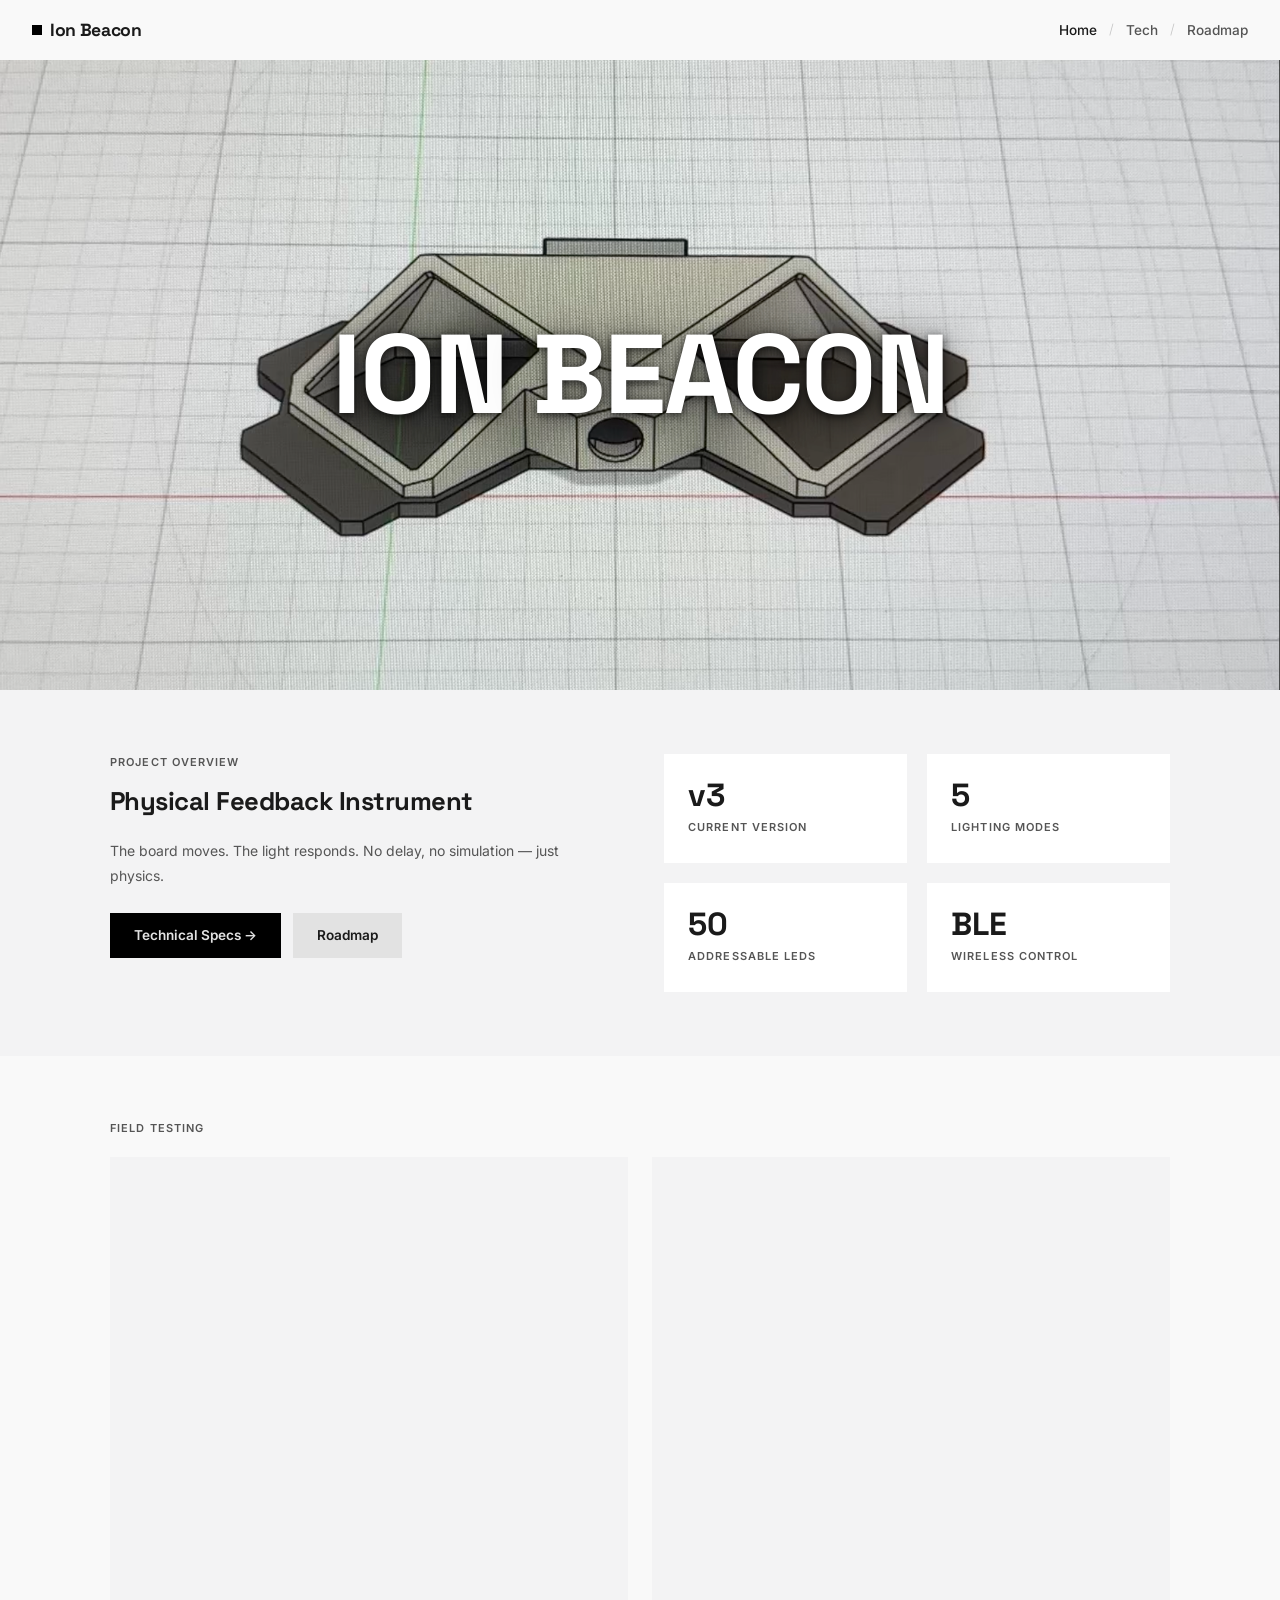
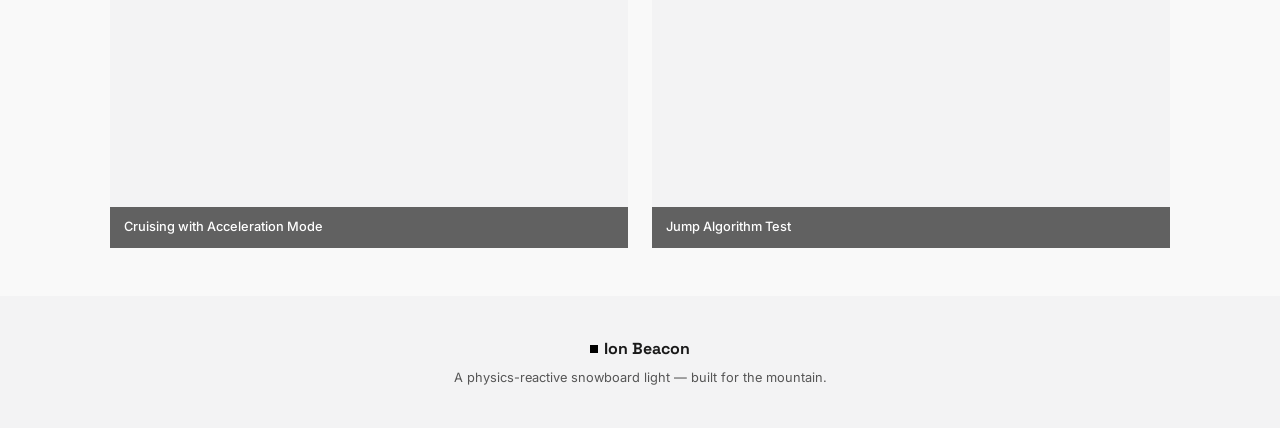
<file: index.html>
<!DOCTYPE html>
<html lang="en">
<head>
  <meta charset="UTF-8">
  <meta name="viewport" content="width=device-width, initial-scale=1.0">
  <title>Ion Beacon</title>
  <link rel="preconnect" href="https://fonts.googleapis.com">
  <link rel="preconnect" href="https://fonts.gstatic.com" crossorigin>
  <link href="https://fonts.googleapis.com/css2?family=Inter:wght@400;500;600;700;800;900&family=Space+Grotesk:wght@500;600;700&display=swap" rel="stylesheet">
  <link rel="stylesheet" href="styles.css">
  <style>
    /* ── Hero Image Banner ── */
    .hero-banner {
      position: relative;
      width: 100%;
      height: 70vh;
      min-height: 400px;
      overflow: hidden;
      margin-top: 60px;
    }
    .hero-banner img {
      width: 100%; height: 100%;
      object-fit: cover;
      display: block;
    }
    .hero-banner .placeholder-img {
      width: 100%; height: 100%;
      background: var(--surface-container-low);
      display: flex; align-items: center; justify-content: center;
      flex-direction: column; gap: 12px;
      color: var(--on-surface-variant); font-size: 0.9rem;
    }
    .hero-banner .placeholder-img svg {
      width: 64px; height: 64px; opacity: 0.35;
    }
    .hero-overlay {
      position: absolute; inset: 0;
      display: flex; align-items: center; justify-content: center;
      background: none;
    }
    .hero-overlay h1 {
      font-family: var(--font-display);
      font-size: clamp(3rem, 10vw, 7rem);
      font-weight: 800;
      color: #fff;
      letter-spacing: -0.02em;
      text-transform: uppercase;
      text-shadow:
        0 2px 8px rgba(0,0,0,0.7),
        0 4px 30px rgba(0,0,0,0.5),
        0 0 80px rgba(0,0,0,0.3);
      line-height: 1;
      text-align: center;
      padding: 0 1rem;
    }
    .hero-overlay h1 span {
      color: #fff;
    }

    /* ── Intro ── */
    .intro {
      padding: 64px 2rem;
      background: var(--surface-container-low);
    }
    .intro-inner {
      max-width: 1060px; margin: 0 auto;
      display: grid; grid-template-columns: 1fr 1fr; gap: 3rem; align-items: start;
    }
    .intro-text h2 {
      font-family: var(--font-display);
      font-size: 1.6rem; font-weight: 700; margin-bottom: 1rem;
      letter-spacing: -0.02em;
    }
    .intro-text p {
      color: var(--on-surface-variant); line-height: 1.8; margin-bottom: 1rem; font-size: 0.875rem;
    }
    .intro-text .cta-row {
      margin-top: 1.5rem;
      display: flex; gap: 0.75rem; flex-wrap: wrap;
    }
    .stats-grid {
      display: grid; grid-template-columns: 1fr 1fr; gap: 1.25rem;
    }
    .stat-box {
      background: var(--surface-container-lowest);
      border: none;
      border-radius: 0;
      padding: 1.5rem;
      transition: box-shadow 0.2s;
    }
    .stat-box:hover { box-shadow: var(--shadow-ambient); }
    .stat-box .number {
      font-family: var(--font-display);
      font-size: 2rem; font-weight: 700; color: var(--on-surface); display: block;
      line-height: 1.1;
    }
    .stat-box .label {
      font-size: 0.6875rem; color: var(--on-surface-variant); font-weight: 600;
      text-transform: uppercase; letter-spacing: 0.1em; margin-top: 4px;
    }

    /* ── Videos ── */
    .videos-section {
      padding: 4rem 2rem 3rem;
    }
    .videos-inner {
      max-width: 1060px; margin: 0 auto;
    }
    .videos-inner h3 {
      font-family: var(--font-body);
      font-size: 0.6875rem; font-weight: 600; margin-bottom: 1.25rem;
      text-transform: uppercase; letter-spacing: 0.1em;
      color: var(--on-surface-variant);
    }
    .videos-row {
      display: grid; grid-template-columns: 1fr 1fr; gap: 1.5rem;
    }
    .video-card {
      background: var(--surface-container-low);
      border: none;
      border-radius: 0;
      overflow: hidden;
      aspect-ratio: 3/4;
      position: relative;
      transition: box-shadow 0.2s;
    }
    .video-card:hover { box-shadow: var(--shadow-ambient); }
    .video-card video {
      width: 100%; height: 100%; object-fit: cover; display: block;
    }
    .video-placeholder {
      width: 100%; height: 100%;
      display: flex; flex-direction: column;
      align-items: center; justify-content: center;
      color: var(--on-surface-variant); font-size: 0.85rem; gap: 8px;
    }
    .video-placeholder svg {
      width: 48px; height: 48px; opacity: 0.3;
    }
    .video-caption {
      position: absolute; bottom: 0; left: 0; right: 0;
      background: rgba(0,0,0,0.6);
      color: #fff; padding: 10px 14px;
      font-size: 0.8rem; font-weight: 500;
    }

    @media (max-width: 768px) {
      .intro-inner { grid-template-columns: 1fr; }
      .videos-row { grid-template-columns: 1fr; gap: 1rem; }
      .video-card { aspect-ratio: 3/4; }
      .hero-banner { height: 50vh; min-height: 280px; }
    }
  </style>
</head>
<body>

<!-- ── Nav ── -->
<nav>
  <a href="index.html" class="nav-brand"><span class="dot"></span> Ion Beacon</a>
  <ul class="nav-links" id="navLinks">
    <li><a href="index.html" class="active">Home</a></li>
    <li class="nav-sep">/</li>
    <li><a href="tech.html">Tech</a></li>
    <li class="nav-sep">/</li>
    <li><a href="future.html">Roadmap</a></li>
  </ul>
  <button class="hamburger" id="hamburger" aria-label="Menu">
    <span></span><span></span><span></span>
  </button>
</nav>

<!-- ── Hero Banner with overlaid title ── -->
<div class="hero-banner">
  <img src="images/hero.png" alt="Ion Beacon Hardware">
  <div class="hero-overlay">
    <h1>Ion <span>Beacon</span></h1>
  </div>
</div>

<!-- ── Introduction ── -->
<section class="intro">
  <div class="intro-inner">
    <div class="intro-text">
      <div class="section-label">Project Overview</div>
      <h2>Physical Feedback Instrument</h2>
      <p>The board moves. The light responds. No delay, no simulation — just physics.</p>
      <div class="cta-row">
        <a href="tech.html" class="btn btn-primary">Technical Specs →</a>
        <a href="future.html" class="btn btn-outline">Roadmap</a>
      </div>
    </div>
    <div class="stats-grid">
      <div class="stat-box reveal">
        <span class="number">v3</span>
        <span class="label">Current Version</span>
      </div>
      <div class="stat-box reveal">
        <span class="number">5</span>
        <span class="label">Lighting Modes</span>
      </div>
      <div class="stat-box reveal">
        <span class="number">50</span>
        <span class="label">Addressable LEDs</span>
      </div>
      <div class="stat-box reveal">
        <span class="number">BLE</span>
        <span class="label">Wireless Control</span>
      </div>
    </div>
  </div>
</section>

<!-- ── Videos ── -->
<section class="videos-section">
  <div class="videos-inner">
    <h3>Field Testing</h3>
    <div class="videos-row">
      <div class="video-card reveal">
        <video src="videos/home/IMG_7298-Website.mp4" autoplay muted loop playsinline></video>
        <div class="video-caption">Cruising with Acceleration Mode</div>
      </div>
      <div class="video-card reveal">
        <video src="videos/home/IMG_7303-Website.mp4" autoplay muted loop playsinline></video>
        <div class="video-caption">Jump Algorithm Test</div>
      </div>
    </div>
  </div>
</section>

<!-- ── Footer ── -->
<footer>
  <div class="footer-brand"><span class="dot"></span> Ion Beacon</div>
  <p>A physics-reactive snowboard light — built for the mountain.</p>
</footer>

<script src="shared.js"></script>
</body>
</html>
</file>
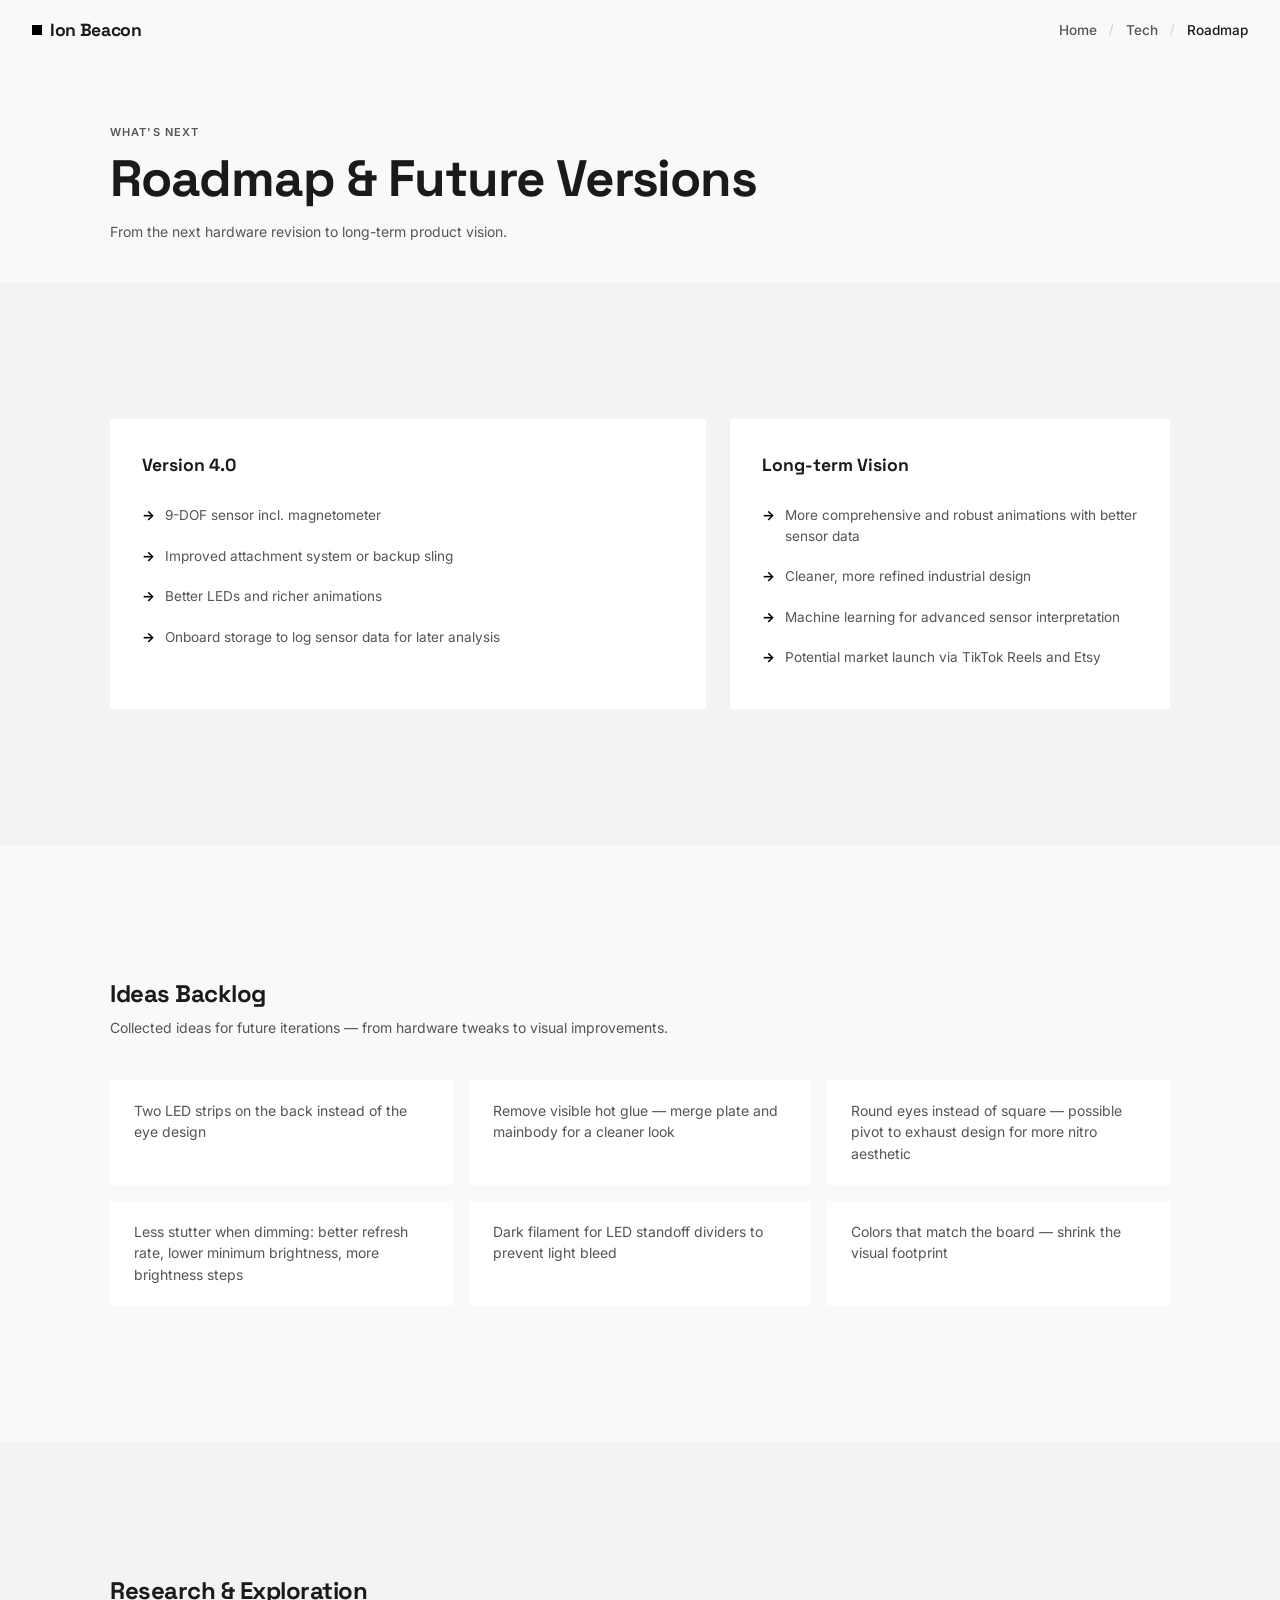
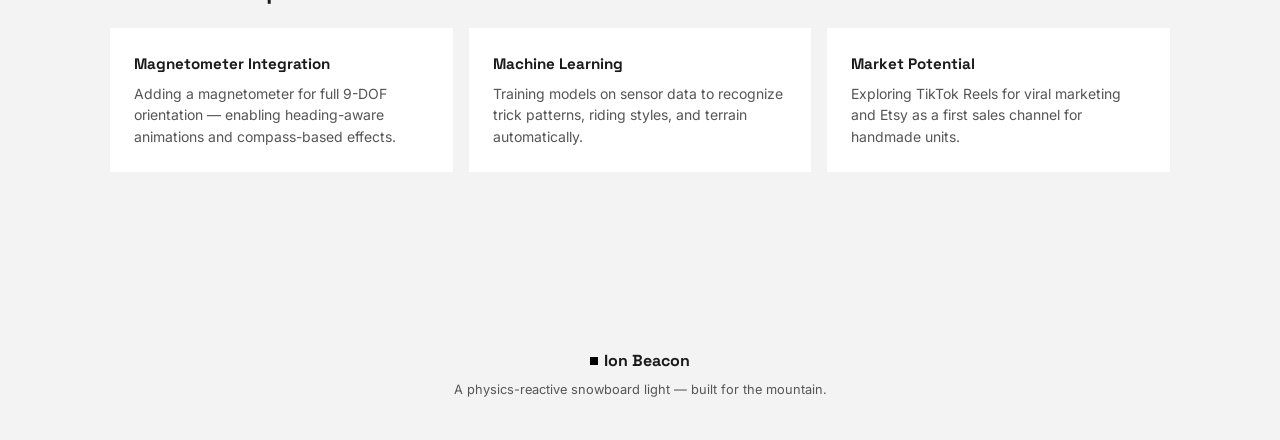
<file: future.html>
<!DOCTYPE html>
<html lang="en">
<head>
  <meta charset="UTF-8">
  <meta name="viewport" content="width=device-width, initial-scale=1.0">
  <title>Roadmap — Ion Beacon</title>
  <link rel="preconnect" href="https://fonts.googleapis.com">
  <link rel="preconnect" href="https://fonts.gstatic.com" crossorigin>
  <link href="https://fonts.googleapis.com/css2?family=Inter:wght@400;500;600;700&family=Space+Grotesk:wght@500;600;700&display=swap" rel="stylesheet">
  <link rel="stylesheet" href="styles.css">
  <style>
    .page-header {
      margin-top: 60px;
      padding: 64px 2rem 0;
    }
    .page-header .container { max-width: 1060px; margin: 0 auto; }

    /* ── Roadmap Cards ── */
    .roadmap-grid {
      display: grid; grid-template-columns: 1.15fr 0.85fr; gap: 1.5rem;
    }
    .rm-box {
      background: var(--surface-container-lowest);
      border: none;
      border-radius: 0;
      padding: 2rem;
      transition: box-shadow 0.2s;
    }
    .rm-box:hover { box-shadow: var(--shadow-ambient); }
    .rm-box h3 {
      font-family: var(--font-display);
      font-size: 1.1rem; font-weight: 700; margin-bottom: 1rem;
      color: var(--on-surface);
    }
    .rm-list { list-style: none; }
    .rm-list li {
      font-size: 0.85rem; color: var(--on-surface-variant); padding: 10px 0;
      border-bottom: none;
      display: flex; align-items: baseline; gap: 10px;
      line-height: 1.5;
    }
    .rm-list li::before {
      content: '\2192'; color: var(--primary); font-weight: 700; flex-shrink: 0;
    }

    /* ── Ideas Backlog ── */
    .ideas-grid {
      display: grid; grid-template-columns: repeat(auto-fit, minmax(280px, 1fr)); gap: 1rem;
    }
    .idea-box {
      background: var(--surface-container-lowest);
      border: none;
      border-radius: 0;
      padding: 1.25rem 1.5rem;
      font-size: 0.875rem; color: var(--on-surface-variant);
      line-height: 1.55;
      transition: box-shadow 0.2s;
    }
    .idea-box:hover { box-shadow: var(--shadow-ambient); }

    /* ── Research ── */
    .research-grid {
      display: grid; grid-template-columns: repeat(auto-fit, minmax(260px, 1fr)); gap: 1rem;
    }
    .research-box {
      background: var(--surface-container-lowest);
      border: none;
      border-radius: 0;
      padding: 1.5rem;
      transition: box-shadow 0.2s;
    }
    .research-box:hover { box-shadow: var(--shadow-ambient); }
    .research-box h3 {
      font-family: var(--font-display);
      font-size: 0.95rem; font-weight: 700; margin-bottom: 0.4rem;
    }
    .research-box p {
      font-size: 0.875rem; color: var(--on-surface-variant); line-height: 1.55;
    }

    @media (max-width: 768px) {
      .roadmap-grid { grid-template-columns: 1fr; }
    }
  </style>
</head>
<body>

<!-- ── Nav ── -->
<nav>
  <a href="index.html" class="nav-brand"><span class="dot"></span> Ion Beacon</a>
  <ul class="nav-links" id="navLinks">
    <li><a href="index.html">Home</a></li>
    <li class="nav-sep">/</li>
    <li><a href="tech.html">Tech</a></li>
    <li class="nav-sep">/</li>
    <li><a href="future.html" class="active">Roadmap</a></li>
  </ul>
  <button class="hamburger" id="hamburger" aria-label="Menu">
    <span></span><span></span><span></span>
  </button>
</nav>

<!-- ── Page Header ── -->
<div class="page-header">
  <div class="container">
    <div class="section-label">What's Next</div>
    <h1 class="section-title">Roadmap & Future Versions</h1>
    <p class="section-desc">From the next hardware revision to long-term product vision.</p>
  </div>
</div>

<!-- ── Version 4.0 & Long-term ── -->
<section class="tonal-bg">
  <div class="container">
    <div class="roadmap-grid">
      <div class="rm-box reveal">
        <h3>Version 4.0</h3>
        <ul class="rm-list">
          <li>9-DOF sensor incl. magnetometer</li>
          <li>Improved attachment system or backup sling</li>
          <li>Better LEDs and richer animations</li>
          <li>Onboard storage to log sensor data for later analysis</li>
        </ul>
      </div>
      <div class="rm-box reveal">
        <h3>Long-term Vision</h3>
        <ul class="rm-list">
          <li>More comprehensive and robust animations with better sensor data</li>
          <li>Cleaner, more refined industrial design</li>
          <li>Machine learning for advanced sensor interpretation</li>
          <li>Potential market launch via TikTok Reels and Etsy</li>
        </ul>
      </div>
    </div>
  </div>
</section>

<!-- ── Ideas Backlog ── -->
<section>
  <div class="container">
    <h2 class="section-title" style="font-size:1.5rem; margin-bottom:0.5rem;">Ideas Backlog</h2>
    <p class="section-desc">Collected ideas for future iterations — from hardware tweaks to visual improvements.</p>
    <div class="ideas-grid">
      <div class="idea-box reveal">Two LED strips on the back instead of the eye design</div>
      <div class="idea-box reveal">Remove visible hot glue — merge plate and mainbody for a cleaner look</div>
      <div class="idea-box reveal">Round eyes instead of square — possible pivot to exhaust design for more nitro aesthetic</div>
      <div class="idea-box reveal">Less stutter when dimming: better refresh rate, lower minimum brightness, more brightness steps</div>
      <div class="idea-box reveal">Dark filament for LED standoff dividers to prevent light bleed</div>
      <div class="idea-box reveal">Colors that match the board — shrink the visual footprint</div>
    </div>
  </div>
</section>

<!-- ── Research & Exploration ── -->
<section class="tonal-bg">
  <div class="container">
    <h2 class="section-title" style="font-size:1.5rem; margin-bottom:1.5rem;">Research & Exploration</h2>
    <div class="research-grid">
      <div class="research-box reveal">
        <h3>Magnetometer Integration</h3>
        <p>Adding a magnetometer for full 9-DOF orientation — enabling heading-aware animations and compass-based effects.</p>
      </div>
      <div class="research-box reveal">
        <h3>Machine Learning</h3>
        <p>Training models on sensor data to recognize trick patterns, riding styles, and terrain automatically.</p>
      </div>
      <div class="research-box reveal">
        <h3>Market Potential</h3>
        <p>Exploring TikTok Reels for viral marketing and Etsy as a first sales channel for handmade units.</p>
      </div>
    </div>
  </div>
</section>

<!-- ── Footer ── -->
<footer>
  <div class="footer-brand"><span class="dot"></span> Ion Beacon</div>
  <p>A physics-reactive snowboard light — built for the mountain.</p>
</footer>

<script src="shared.js"></script>
</body>
</html>
</file>
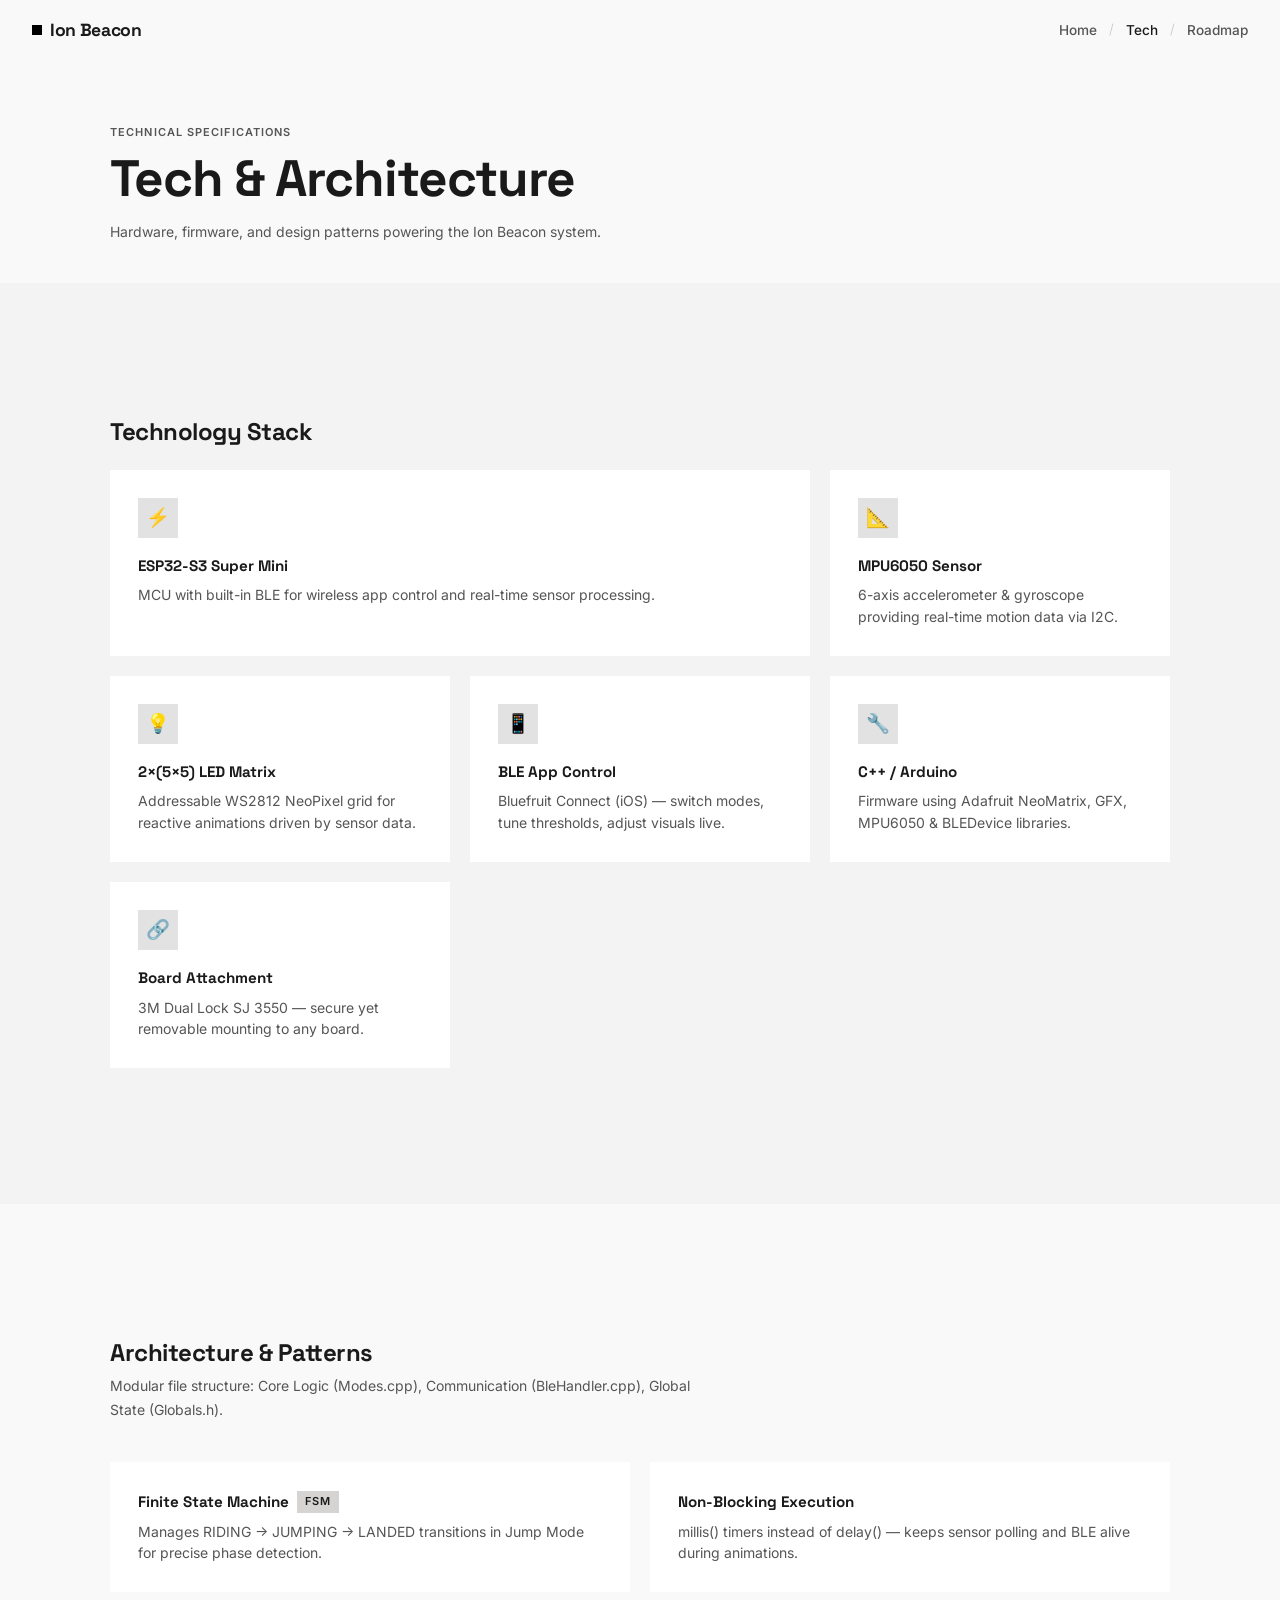
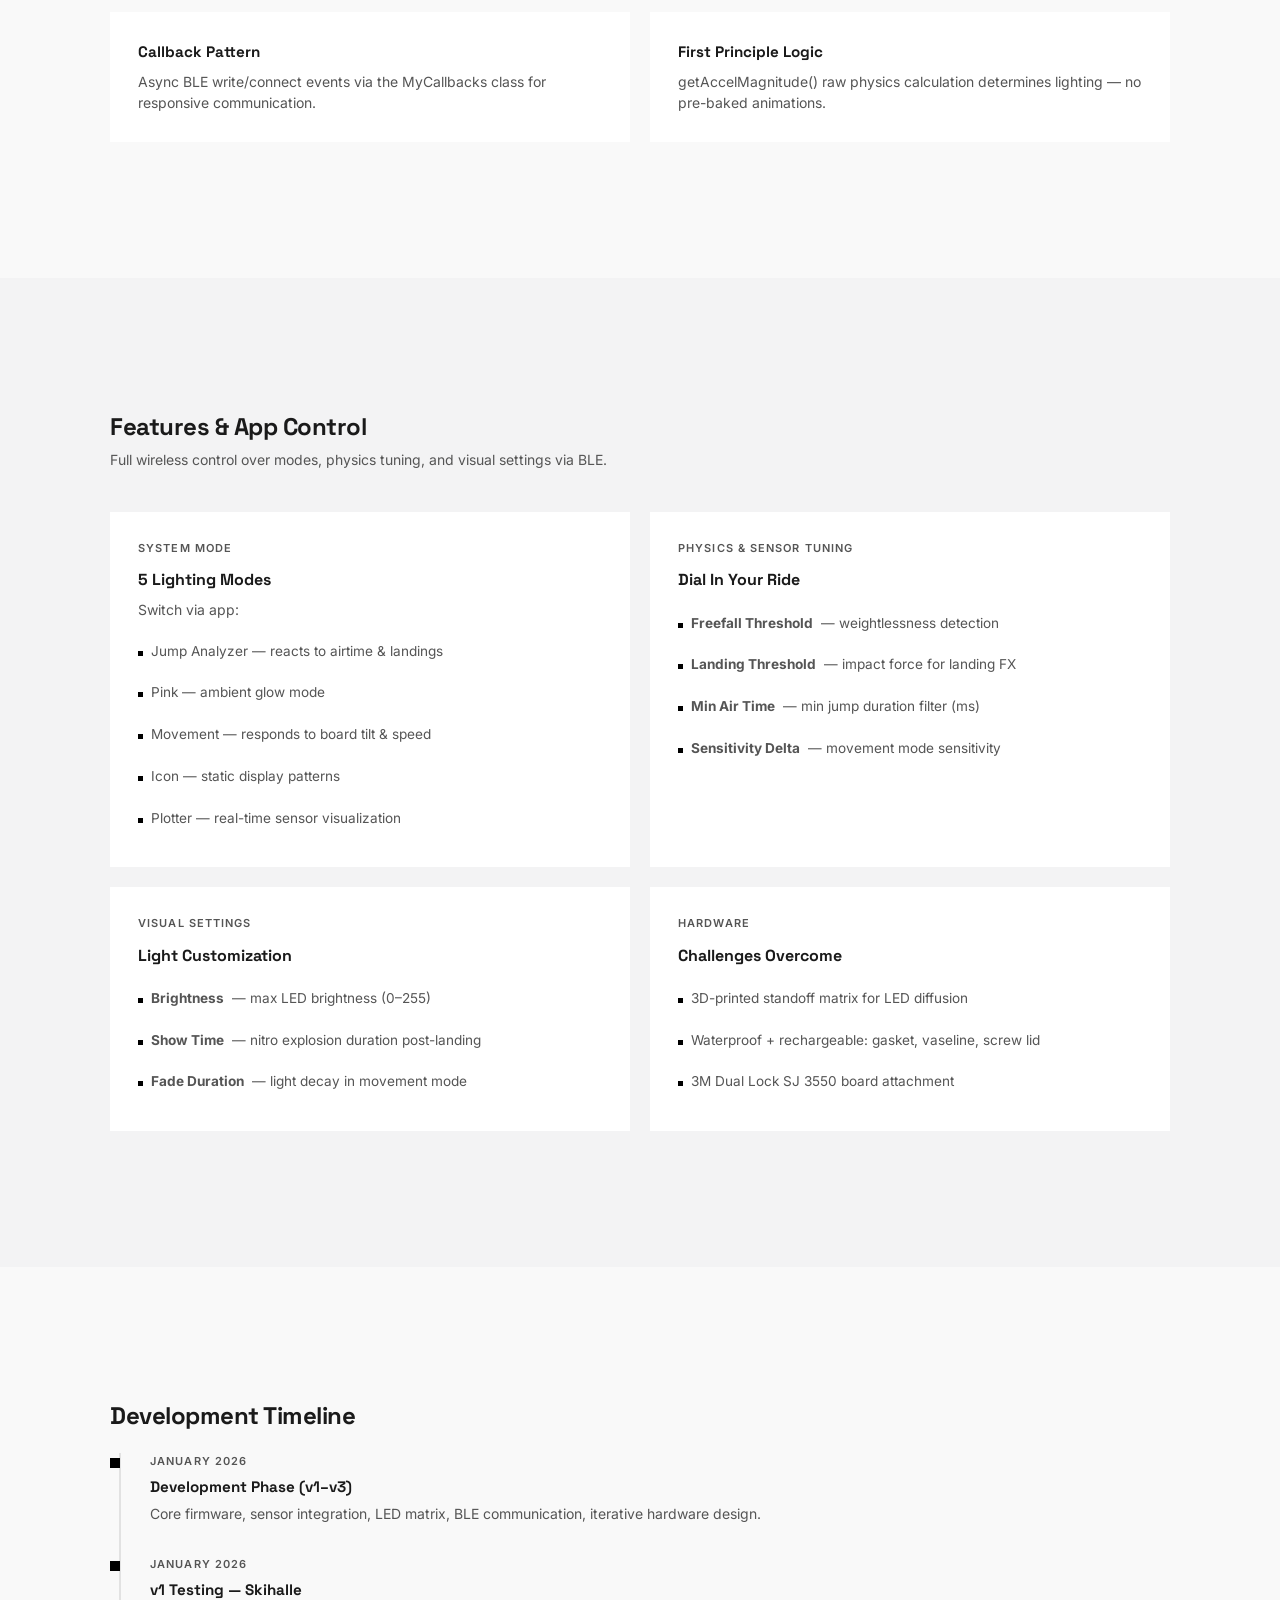
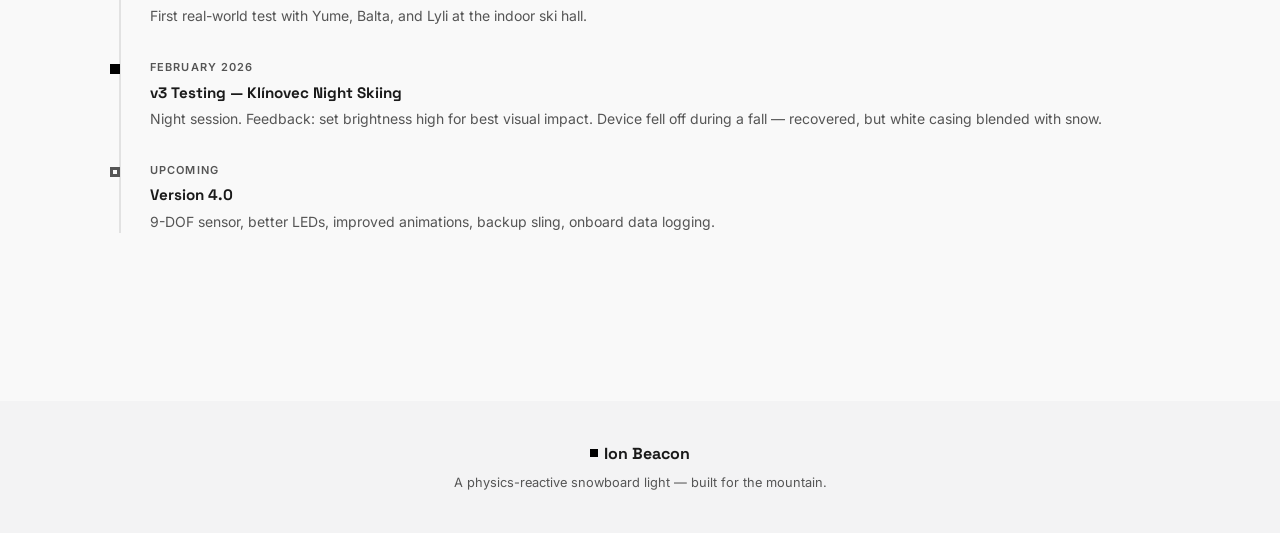
<file: tech.html>
<!DOCTYPE html>
<html lang="en">
<head>
  <meta charset="UTF-8">
  <meta name="viewport" content="width=device-width, initial-scale=1.0">
  <title>Tech — Ion Beacon</title>
  <link rel="preconnect" href="https://fonts.googleapis.com">
  <link rel="preconnect" href="https://fonts.gstatic.com" crossorigin>
  <link href="https://fonts.googleapis.com/css2?family=Inter:wght@400;500;600;700&family=Space+Grotesk:wght@500;600;700&display=swap" rel="stylesheet">
  <link rel="stylesheet" href="styles.css">
  <style>
    .page-header {
      margin-top: 60px;
      padding: 64px 2rem 0;
    }
    .page-header .container { max-width: 1060px; margin: 0 auto; }

    /* ── Tech Stack Grid ── */
    .tech-grid {
      display: grid; grid-template-columns: repeat(3, 1fr); gap: 1.25rem;
    }
    .tech-grid .tech-box:first-child {
      grid-column: span 2;
    }
    .tech-box {
      background: var(--surface-container-lowest);
      border: none;
      border-radius: 0;
      padding: 1.75rem;
      transition: box-shadow 0.2s;
    }
    .tech-box:hover { box-shadow: var(--shadow-ambient); }
    .tech-box .icon {
      width: 40px; height: 40px;
      background: var(--surface-container-highest);
      display: flex; align-items: center; justify-content: center;
      margin-bottom: 1rem; font-size: 1.2rem;
    }
    .tech-box h3 { font-family: var(--font-display); font-size: 0.95rem; font-weight: 700; margin-bottom: 0.4rem; }
    .tech-box p { font-size: 0.875rem; color: var(--on-surface-variant); line-height: 1.55; }

    /* ── Architecture ── */
    .arch-grid {
      display: grid; grid-template-columns: 1fr 1fr; gap: 1.25rem;
    }
    .arch-box {
      background: var(--surface-container-lowest);
      border: none;
      border-radius: 0;
      padding: 1.75rem;
      transition: box-shadow 0.2s;
    }
    .arch-box:hover { box-shadow: var(--shadow-ambient); }
    .arch-box h3 {
      font-family: var(--font-display);
      font-size: 0.95rem; font-weight: 700; margin-bottom: 0.4rem;
      display: flex; align-items: center; gap: 8px;
    }
    .arch-box .tag {
      font-family: var(--font-body);
      font-size: 0.6875rem; background: var(--secondary-container); color: var(--on-surface);
      padding: 2px 8px; font-weight: 600; text-transform: uppercase;
      letter-spacing: 0.1em;
    }
    .arch-box p { font-size: 0.875rem; color: var(--on-surface-variant); line-height: 1.55; }

    /* ── Features ── */
    .features-grid {
      display: grid; grid-template-columns: 1fr 1fr; gap: 1.25rem;
    }
    .feat-box {
      background: var(--surface-container-lowest);
      border: none;
      border-radius: 0;
      padding: 1.75rem;
      transition: box-shadow 0.2s;
    }
    .feat-box:hover { box-shadow: var(--shadow-ambient); }
    .feat-box .feat-cat {
      font-family: var(--font-body);
      font-size: 0.6875rem; font-weight: 600; text-transform: uppercase;
      letter-spacing: 0.1em; color: var(--on-surface-variant); margin-bottom: 0.6rem;
    }
    .feat-box h3 { font-family: var(--font-display); font-size: 1rem; font-weight: 700; margin-bottom: 0.4rem; }
    .feat-box p { font-size: 0.875rem; color: var(--on-surface-variant); line-height: 1.55; }
    .feat-list {
      list-style: none; margin-top: 0.6rem;
    }
    .feat-list li {
      font-size: 0.85rem; color: var(--on-surface-variant); padding: 10px 0;
      border-bottom: none;
      display: flex; align-items: baseline; gap: 8px;
    }
    .feat-list li::before {
      content: ''; width: 5px; height: 5px;
      background: var(--primary); flex-shrink: 0; margin-top: 4px;
    }

    /* ── Timeline ── */
    .timeline { position: relative; padding-left: 2.5rem; }
    .timeline::before {
      content: ''; position: absolute; left: 9px; top: 0; bottom: 0;
      width: 2px; background: var(--surface-container-highest);
    }
    .tl-item { position: relative; margin-bottom: 2rem; }
    .tl-item::before {
      content: ''; position: absolute; left: -2.5rem; top: 5px;
      width: 10px; height: 10px;
      background: var(--surface); border: 3px solid var(--on-surface-variant);
    }
    .tl-item.done::before { background: var(--primary); border-color: var(--primary); }
    .tl-item .date {
      font-family: var(--font-body);
      font-size: 0.6875rem; text-transform: uppercase; letter-spacing: 0.1em;
      color: var(--on-surface-variant); font-weight: 600; margin-bottom: 0.25rem;
    }
    .tl-item h3 { font-family: var(--font-display); font-size: 0.95rem; font-weight: 700; margin-bottom: 0.2rem; }
    .tl-item p { font-size: 0.875rem; color: var(--on-surface-variant); line-height: 1.55; }

    @media (max-width: 768px) {
      .tech-grid { grid-template-columns: 1fr; }
      .tech-grid .tech-box:first-child { grid-column: auto; }
      .arch-grid, .features-grid { grid-template-columns: 1fr; }
    }
  </style>
</head>
<body>

<!-- ── Nav ── -->
<nav>
  <a href="index.html" class="nav-brand"><span class="dot"></span> Ion Beacon</a>
  <ul class="nav-links" id="navLinks">
    <li><a href="index.html">Home</a></li>
    <li class="nav-sep">/</li>
    <li><a href="tech.html" class="active">Tech</a></li>
    <li class="nav-sep">/</li>
    <li><a href="future.html">Roadmap</a></li>
  </ul>
  <button class="hamburger" id="hamburger" aria-label="Menu">
    <span></span><span></span><span></span>
  </button>
</nav>

<!-- ── Page Header ── -->
<div class="page-header">
  <div class="container">
    <div class="section-label">Technical Specifications</div>
    <h1 class="section-title">Tech & Architecture</h1>
    <p class="section-desc">Hardware, firmware, and design patterns powering the Ion Beacon system.</p>
  </div>
</div>

<!-- ── Tech Stack ── -->
<section class="tonal-bg">
  <div class="container">
    <h2 class="section-title" style="font-size:1.5rem; margin-bottom:1.5rem;">Technology Stack</h2>
    <div class="tech-grid">
      <div class="tech-box reveal">
        <div class="icon">⚡</div>
        <h3>ESP32-S3 Super Mini</h3>
        <p>MCU with built-in BLE for wireless app control and real-time sensor processing.</p>
      </div>
      <div class="tech-box reveal">
        <div class="icon">📐</div>
        <h3>MPU6050 Sensor</h3>
        <p>6-axis accelerometer &amp; gyroscope providing real-time motion data via I2C.</p>
      </div>
      <div class="tech-box reveal">
        <div class="icon">💡</div>
        <h3>2×(5×5) LED Matrix</h3>
        <p>Addressable WS2812 NeoPixel grid for reactive animations driven by sensor data.</p>
      </div>
      <div class="tech-box reveal">
        <div class="icon">📱</div>
        <h3>BLE App Control</h3>
        <p>Bluefruit Connect (iOS) — switch modes, tune thresholds, adjust visuals live.</p>
      </div>
      <div class="tech-box reveal">
        <div class="icon">🔧</div>
        <h3>C++ / Arduino</h3>
        <p>Firmware using Adafruit NeoMatrix, GFX, MPU6050 &amp; BLEDevice libraries.</p>
      </div>
      <div class="tech-box reveal">
        <div class="icon">🔗</div>
        <h3>Board Attachment</h3>
        <p>3M Dual Lock SJ 3550 — secure yet removable mounting to any board.</p>
      </div>
    </div>
  </div>
</section>

<!-- ── Architecture ── -->
<section>
  <div class="container">
    <h2 class="section-title" style="font-size:1.5rem; margin-bottom:0.5rem;">Architecture & Patterns</h2>
    <p class="section-desc">Modular file structure: Core Logic (Modes.cpp), Communication (BleHandler.cpp), Global State (Globals.h).</p>
    <div class="arch-grid">
      <div class="arch-box reveal">
        <h3>Finite State Machine <span class="tag">FSM</span></h3>
        <p>Manages RIDING → JUMPING → LANDED transitions in Jump Mode for precise phase detection.</p>
      </div>
      <div class="arch-box reveal">
        <h3>Non-Blocking Execution</h3>
        <p>millis() timers instead of delay() — keeps sensor polling and BLE alive during animations.</p>
      </div>
      <div class="arch-box reveal">
        <h3>Callback Pattern</h3>
        <p>Async BLE write/connect events via the MyCallbacks class for responsive communication.</p>
      </div>
      <div class="arch-box reveal">
        <h3>First Principle Logic</h3>
        <p>getAccelMagnitude() raw physics calculation determines lighting — no pre-baked animations.</p>
      </div>
    </div>
  </div>
</section>

<!-- ── Features & App Control ── -->
<section class="tonal-bg">
  <div class="container">
    <h2 class="section-title" style="font-size:1.5rem; margin-bottom:0.5rem;">Features & App Control</h2>
    <p class="section-desc">Full wireless control over modes, physics tuning, and visual settings via BLE.</p>
    <div class="features-grid">
      <div class="feat-box reveal">
        <div class="feat-cat">System Mode</div>
        <h3>5 Lighting Modes</h3>
        <p>Switch via app:</p>
        <ul class="feat-list">
          <li>Jump Analyzer — reacts to airtime &amp; landings</li>
          <li>Pink — ambient glow mode</li>
          <li>Movement — responds to board tilt &amp; speed</li>
          <li>Icon — static display patterns</li>
          <li>Plotter — real-time sensor visualization</li>
        </ul>
      </div>
      <div class="feat-box reveal">
        <div class="feat-cat">Physics & Sensor Tuning</div>
        <h3>Dial In Your Ride</h3>
        <ul class="feat-list">
          <li><strong>Freefall Threshold</strong> — weightlessness detection</li>
          <li><strong>Landing Threshold</strong> — impact force for landing FX</li>
          <li><strong>Min Air Time</strong> — min jump duration filter (ms)</li>
          <li><strong>Sensitivity Delta</strong> — movement mode sensitivity</li>
        </ul>
      </div>
      <div class="feat-box reveal">
        <div class="feat-cat">Visual Settings</div>
        <h3>Light Customization</h3>
        <ul class="feat-list">
          <li><strong>Brightness</strong> — max LED brightness (0–255)</li>
          <li><strong>Show Time</strong> — nitro explosion duration post-landing</li>
          <li><strong>Fade Duration</strong> — light decay in movement mode</li>
        </ul>
      </div>
      <div class="feat-box reveal">
        <div class="feat-cat">Hardware</div>
        <h3>Challenges Overcome</h3>
        <ul class="feat-list">
          <li>3D-printed standoff matrix for LED diffusion</li>
          <li>Waterproof + rechargeable: gasket, vaseline, screw lid</li>
          <li>3M Dual Lock SJ 3550 board attachment</li>
        </ul>
      </div>
    </div>
  </div>
</section>

<!-- ── Development Timeline ── -->
<section>
  <div class="container">
    <h2 class="section-title" style="font-size:1.5rem; margin-bottom:1.5rem;">Development Timeline</h2>
    <div class="timeline">
      <div class="tl-item done reveal">
        <div class="date">January 2026</div>
        <h3>Development Phase (v1–v3)</h3>
        <p>Core firmware, sensor integration, LED matrix, BLE communication, iterative hardware design.</p>
      </div>
      <div class="tl-item done reveal">
        <div class="date">January 2026</div>
        <h3>v1 Testing — Skihalle</h3>
        <p>First real-world test with Yume, Balta, and Lyli at the indoor ski hall.</p>
      </div>
      <div class="tl-item done reveal">
        <div class="date">February 2026</div>
        <h3>v3 Testing — Klínovec Night Skiing</h3>
        <p>Night session. Feedback: set brightness high for best visual impact. Device fell off during a fall — recovered, but white casing blended with snow.</p>
      </div>
      <div class="tl-item reveal">
        <div class="date">Upcoming</div>
        <h3>Version 4.0</h3>
        <p>9-DOF sensor, better LEDs, improved animations, backup sling, onboard data logging.</p>
      </div>
    </div>
  </div>
</section>

<!-- ── Footer ── -->
<footer>
  <div class="footer-brand"><span class="dot"></span> Ion Beacon</div>
  <p>A physics-reactive snowboard light — built for the mountain.</p>
</footer>

<script src="shared.js"></script>
</body>
</html>
</file>
<file: styles.css>
/* ══════════════════════════════════════════
   Ion Beacon — Shared Styles
   Design System: Monochrome Precision
   ══════════════════════════════════════════ */

/* ── Reset ── */
*, *::before, *::after { margin: 0; padding: 0; box-sizing: border-box; }

:root {
  /* Surfaces */
  --surface: #f9f9f9;
  --surface-container-low: #f3f3f4;
  --surface-container-highest: #e2e2e2;
  --surface-container-lowest: #ffffff;
  /* Primary */
  --primary: #000000;
  --primary-container: #3b3b3b;
  --on-primary: #e2e2e2;
  /* Text */
  --on-surface: #1a1a1a;
  --on-surface-variant: #555555;
  /* Secondary */
  --secondary-container: #d6d4d3;
  /* Outline */
  --outline-variant: #c6c6c6;
  /* Error */
  --error: #ba1a1a;
  /* Ambient shadow */
  --shadow-ambient: 0 4px 40px rgba(26, 26, 26, 0.04);
  /* Typography */
  --font-display: 'Space Grotesk', sans-serif;
  --font-body: 'Inter', sans-serif;
}

html { scroll-behavior: smooth; font-size: 16px; }

body {
  font-family: var(--font-body);
  background: var(--surface);
  color: var(--on-surface);
  line-height: 1.6;
  -webkit-font-smoothing: antialiased;
}

/* ── Nav ── */
nav {
  position: fixed; top: 0; left: 0; right: 0; z-index: 100;
  background: rgba(249, 249, 249, 0.8);
  backdrop-filter: blur(20px);
  -webkit-backdrop-filter: blur(20px);
  padding: 0 2rem;
  height: 60px;
  display: flex; align-items: center; justify-content: space-between;
}
.nav-brand {
  font-family: var(--font-display);
  font-weight: 700; font-size: 1.1rem; letter-spacing: -0.02em;
  text-decoration: none; color: var(--on-surface);
  display: flex; align-items: center; gap: 8px;
}
.nav-brand .dot {
  width: 10px; height: 10px; background: var(--primary); display: inline-block;
}
.nav-links { display: flex; gap: 0.75rem; list-style: none; align-items: center; }
.nav-links a {
  text-decoration: none; color: var(--on-surface-variant); font-size: 0.85rem;
  font-weight: 500; transition: color 0.2s;
}
.nav-links a:hover, .nav-links a.active { color: var(--on-surface); }
.nav-sep { color: var(--outline-variant); font-size: 0.85rem; font-weight: 300; user-select: none; }
.hamburger { display: none; background: none; border: none; cursor: pointer; padding: 4px; }
.hamburger span { display: block; width: 22px; height: 2px; background: var(--on-surface); margin: 5px 0; transition: 0.3s; }

/* ── Shared Layout ── */
section { padding: 8.5rem 2rem; }
.container { max-width: 1060px; margin: 0 auto; }
.section-label {
  font-family: var(--font-body);
  font-size: 0.6875rem; font-weight: 600; text-transform: uppercase;
  letter-spacing: 0.1em; color: var(--on-surface-variant); margin-bottom: 0.6rem;
}
.section-title {
  font-family: var(--font-display);
  font-size: clamp(1.8rem, 4vw, 3.5rem);
  font-weight: 700; letter-spacing: -0.02em;
  margin-bottom: 0.75rem; line-height: 1.1;
}
.section-desc {
  color: var(--on-surface-variant); font-size: 0.875rem;
  max-width: 580px; line-height: 1.7; margin-bottom: 2.5rem;
}

/* ── Tonal Section Background ── */
.tonal-bg { background: var(--surface-container-low); }

/* ── Box System (tonal, no borders) ── */
.box {
  background: var(--surface-container-lowest);
  border: none;
  border-radius: 0;
  padding: 1.75rem;
  transition: box-shadow 0.2s ease;
}
.box:hover {
  box-shadow: var(--shadow-ambient);
}

/* ── Buttons ── */
.btn {
  display: inline-flex; align-items: center; gap: 8px;
  padding: 12px 24px;
  border-radius: 0;
  font-family: var(--font-body);
  font-weight: 600; font-size: 0.85rem;
  text-decoration: none;
  transition: all 0.2s ease;
  cursor: pointer; border: none;
}
.btn-primary {
  background: var(--primary); color: var(--on-primary);
}
.btn-primary:hover {
  background: var(--primary-container);
}
.btn-outline {
  background: var(--surface-container-highest); color: var(--on-surface);
  border: none;
}
.btn-outline:hover {
  background: var(--secondary-container);
}

/* ── Footer ── */
footer {
  padding: 2.5rem 2rem;
  text-align: center;
  background: var(--surface-container-low);
}
footer p { font-size: 0.8rem; color: var(--on-surface-variant); }
footer .footer-brand {
  font-family: var(--font-display);
  font-weight: 700; font-size: 1rem; color: var(--on-surface);
  margin-bottom: 0.4rem;
  display: flex; align-items: center; justify-content: center; gap: 6px;
}
footer .footer-brand .dot { width: 8px; height: 8px; background: var(--primary); }

/* ── Scroll Reveal ── */
.reveal {
  opacity: 0; transform: translateY(16px);
  transition: opacity 0.5s ease, transform 0.5s ease;
}
.reveal.visible {
  opacity: 1; transform: translateY(0);
}

/* ── Mobile ── */
@media (max-width: 768px) {
  .nav-links { display: none; }
  .nav-sep { display: none; }
  .hamburger { display: block; }
  .hamburger.active span:nth-child(1) { transform: rotate(45deg) translate(5px, 5px); }
  .hamburger.active span:nth-child(2) { opacity: 0; }
  .hamburger.active span:nth-child(3) { transform: rotate(-45deg) translate(5px, -5px); }
  .nav-links.open {
    display: flex; flex-direction: column;
    position: absolute; top: 60px; left: 0; right: 0;
    background: rgba(249, 249, 249, 0.97); backdrop-filter: blur(20px);
    -webkit-backdrop-filter: blur(20px);
    padding: 1.25rem 2rem; gap: 0.75rem;
  }
  section { padding: 3rem 1.25rem; }
}
</file>
